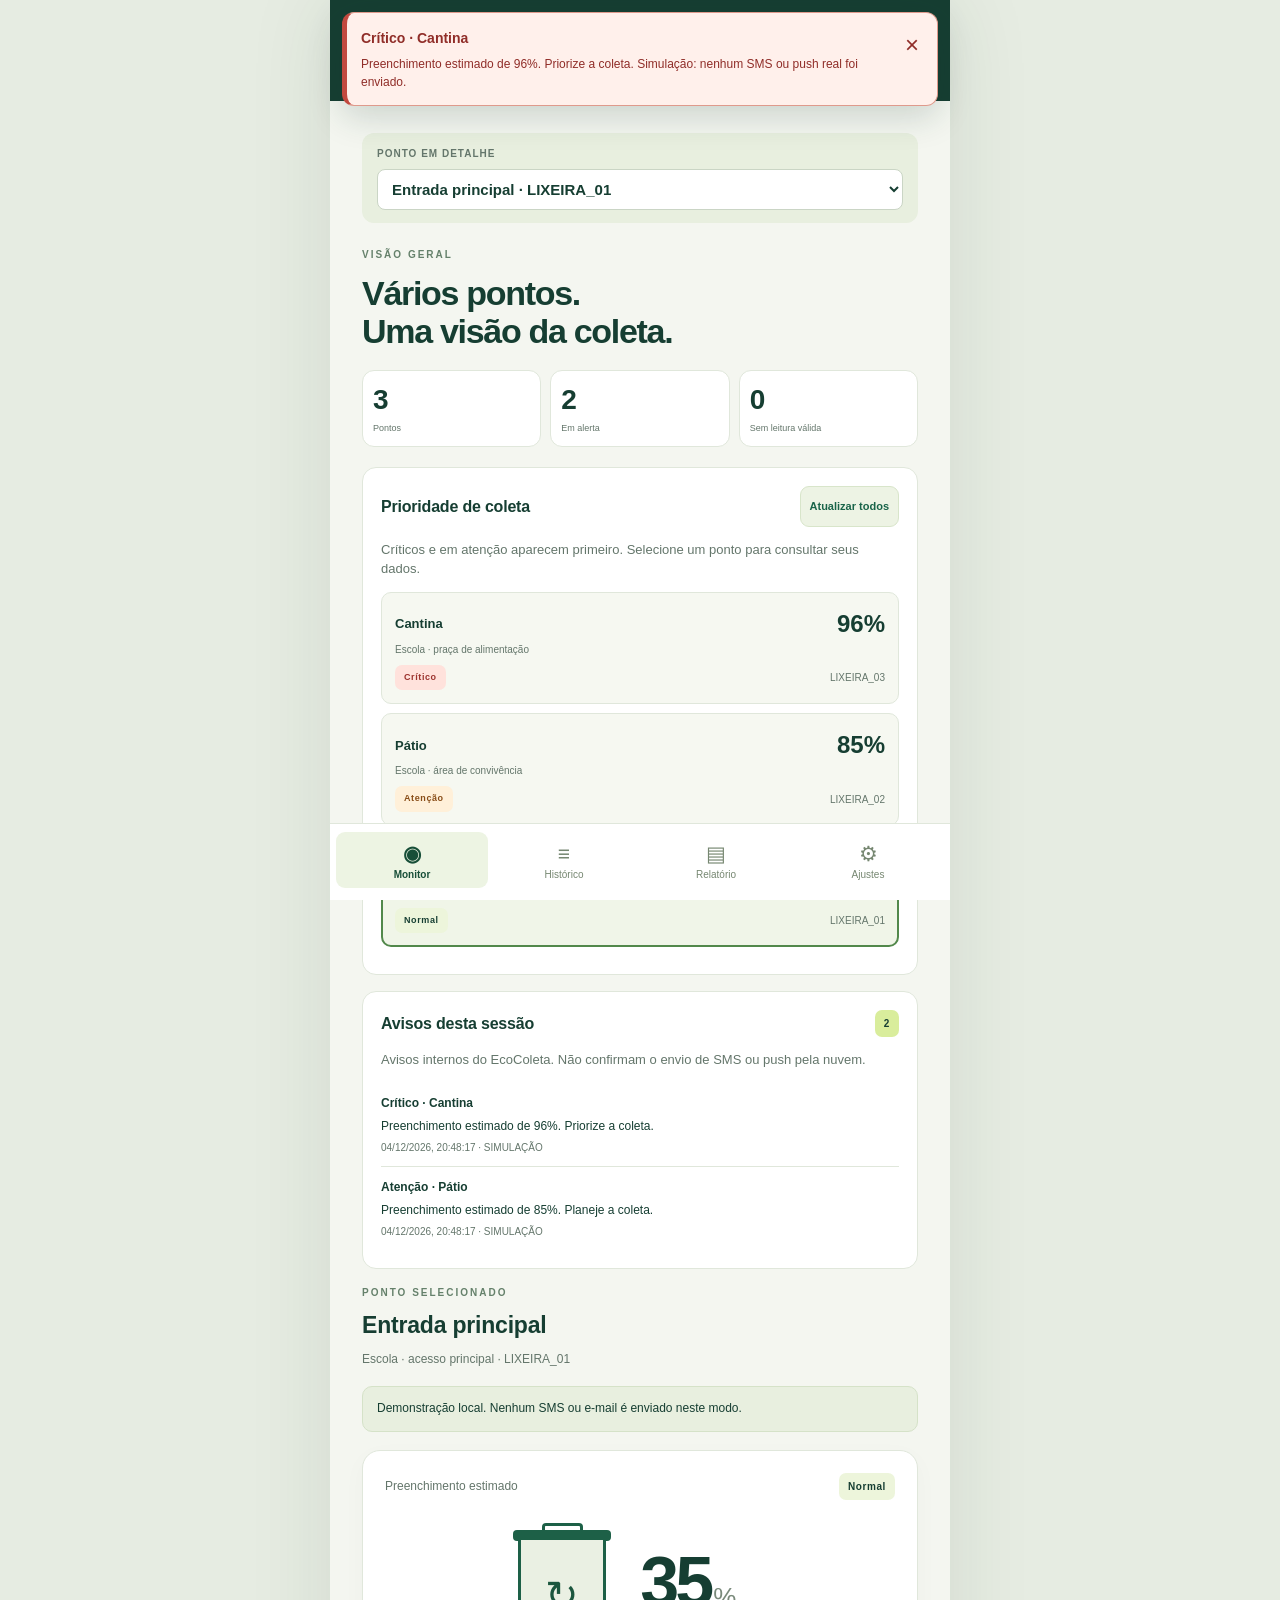
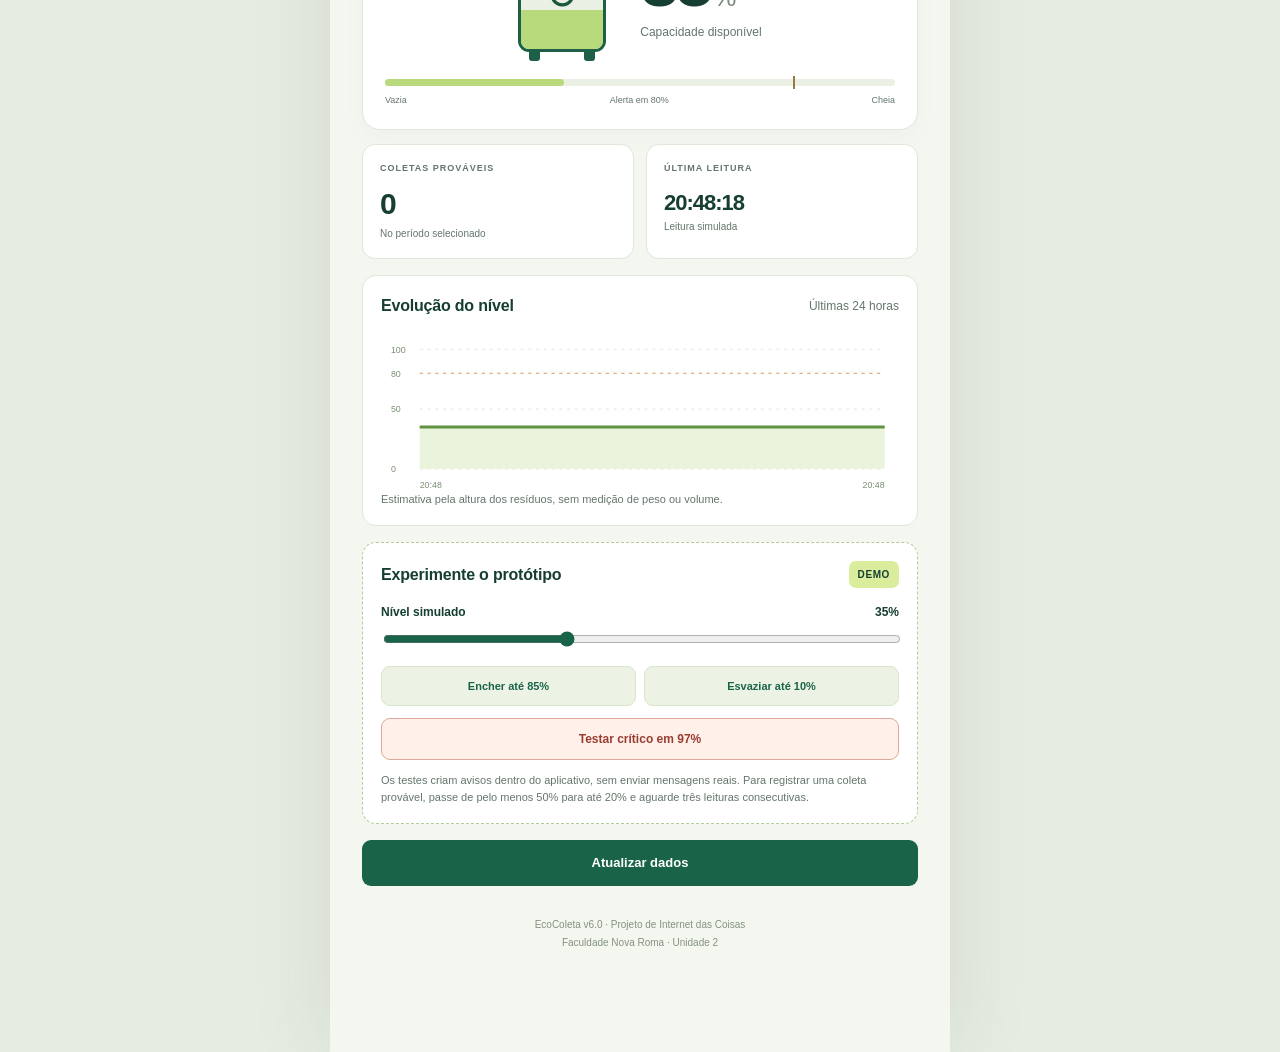
<file: aplicativo/web/index.html>
<!doctype html>
<html lang="pt-BR">
<head>
  <meta charset="UTF-8"><meta name="viewport" content="width=device-width,initial-scale=1">
  <meta name="theme-color" content="#133f32"><title>EcoColeta</title>
  <link rel="stylesheet" href="style.css">
</head>
<body>
<div class="app">
  <header>
    <div class="brand"><span class="brand-icon" aria-hidden="true">↻</span><div><strong>EcoColeta</strong><small>MONITORAMENTO INTELIGENTE</small></div></div>
    <span id="modeBadge" class="badge">SIMULAÇÃO</span>
  </header>
  <aside id="alertToast" class="alert-toast hidden" role="alert" aria-live="assertive"><div><strong id="toastTitle"></strong><p id="toastText"></p></div><button id="dismissToast" type="button" aria-label="Fechar aviso">×</button></aside>
  <main>
    <div class="point-switcher"><label for="pointSelect">Ponto em detalhe</label><select id="pointSelect" aria-label="Selecionar ponto de coleta"></select></div>
    <section class="page active" id="monitor" aria-label="Monitoramento">
      <div class="eyebrow">VISÃO GERAL</div><h1>Vários pontos.<br>Uma visão da coleta.</h1>
      <div class="fleet-metrics"><article><strong id="pointCount">3</strong><small>Pontos</small></article><article><strong id="priorityCount">0</strong><small>Em alerta</small></article><article><strong id="unknownCount">0</strong><small>Sem leitura válida</small></article></div>
      <article class="panel"><div class="panel-heading"><h2>Prioridade de coleta</h2><button type="button" id="refreshAllButton" class="secondary">Atualizar todos</button></div><p class="muted">Críticos e em atenção aparecem primeiro. Selecione um ponto para consultar seus dados.</p><div id="pointList"></div><p id="fleetMessage" class="muted" role="status"></p></article>
      <article class="panel"><div class="panel-heading"><h2>Avisos desta sessão</h2><span id="noticeCount" class="badge">0</span></div><p class="muted">Avisos internos do EcoColeta. Não confirmam o envio de SMS ou push pela nuvem.</p><div id="noticeList"></div></article>
      <div class="eyebrow">PONTO SELECIONADO</div><h2 id="selectedPointName" class="selected-point-name">Entrada principal</h2>
      <div id="selectedLocation" class="location">Escola · acesso principal</div>
      <div id="message" class="notice" role="status">Demonstração local. Nenhum SMS ou e-mail é enviado neste modo.</div>
      <article class="level-card">
        <div class="card-top"><span>Preenchimento estimado</span><span id="statusBadge" class="badge soft">Normal</span></div>
        <div class="level-body">
          <div class="bin" aria-hidden="true"><div class="lid"></div><div class="bin-body"><div id="binFill" class="bin-fill"></div><span>↻</span></div><div class="wheels"><i></i><i></i></div></div>
          <div class="level-number"><div><span id="levelValue">—</span><span class="percent">%</span></div><p id="levelDescription">Aguardando leitura</p></div>
        </div>
        <div class="progress"><div id="progressFill"></div><i style="left:80%"></i></div>
        <div class="scale"><span>Vazia</span><span>Alerta em 80%</span><span>Cheia</span></div>
      </article>
      <div class="metrics"><article><span class="metric-label">COLETAS PROVÁVEIS</span><strong id="collectionCount">0</strong><small>No período selecionado</small></article><article><span class="metric-label">ÚLTIMA LEITURA</span><strong class="time" id="lastTime">—</strong><small id="connectionText">Aguardando dados</small></article></div>
      <article class="panel"><div class="panel-heading"><h2>Evolução do nível</h2><span class="muted period-label">Últimas 24 horas</span></div><div id="chart" class="chart" role="img" aria-label="Gráfico do nível de preenchimento"></div><small class="muted">Estimativa pela altura dos resíduos, sem medição de peso ou volume.</small></article>
      <article id="demoPanel" class="panel demo-panel"><div class="panel-heading"><h2>Experimente o protótipo</h2><span class="badge">DEMO</span></div><label for="demoLevel">Nível simulado <strong id="demoValue">35%</strong></label><input id="demoLevel" type="range" min="0" max="100" value="35"><div class="button-row"><button id="fillButton" class="secondary">Encher até 85%</button><button id="emptyButton" class="secondary">Esvaziar até 10%</button></div><button id="criticalButton" class="critical-button wide" type="button">Testar crítico em 97%</button><small>Os testes criam avisos dentro do aplicativo, sem enviar mensagens reais. Para registrar uma coleta provável, passe de pelo menos 50% para até 20% e aguarde três leituras consecutivas.</small></article>
      <button class="primary wide" id="refreshButton">Atualizar dados</button>
    </section>
    <section class="page" id="history" aria-label="Histórico">
      <div class="eyebrow">ACOMPANHAMENTO</div><h1>Histórico de<br>leituras e coletas.</h1><p class="muted selected-point-label"></p>
      <div class="panel"><label for="period">Período consultado</label><select id="period"><option value="1">Última hora</option><option value="24" selected>Últimas 24 horas</option><option value="168">Últimos 7 dias</option></select><p class="muted">A consulta retorna até 500 registros entre nível, sensor e coletas. Se esse limite for atingido, reduza o período. Os relatórios usam somente os registros recebidos.</p></div>
      <div id="limitWarning" class="notice warning hidden">Limite de 500 registros atingido. O período pode estar incompleto; reduza o intervalo.</div>
      <article class="panel"><h2>Coletas prováveis</h2><p class="muted">Estimadas por queda persistente do nível. Não representam confirmação de uma equipe de coleta.</p><div id="collectionList"></div></article>
      <article class="panel"><h2>Últimas medições</h2><div id="readingsList"></div></article>
    </section>
    <section class="page" id="report" aria-label="Relatório">
      <div class="eyebrow">DADOS PARA DECIDIR</div><h1>Relatório do<br>período.</h1><p class="muted selected-point-label"></p><p class="muted period-label">Últimas 24 horas</p>
      <article class="panel"><h2>Comparação dos pontos</h2><p class="muted">Coletas e média se referem aos registros recebidos no período. A situação de cada ponto depende da última consulta.</p><div id="fleetReport"></div></article>
      <div id="reportSource" class="notice">Dados simulados localmente.</div>
      <div class="metrics"><article><span class="metric-label">MENOR NÍVEL</span><strong id="minLevel">—</strong></article><article><span class="metric-label">MAIOR NÍVEL</span><strong id="maxLevel">—</strong></article><article><span class="metric-label">MÉDIA DAS LEITURAS</span><strong id="avgLevel">—</strong></article><article><span class="metric-label">LEITURAS ≥ 80%</span><strong id="alertCount">0</strong></article></div>
      <article class="panel"><h2>Resumo para apresentação</h2><p id="reportText">Aguardando dados.</p><p class="muted">A média é calculada sobre as amostras recebidas. A quantidade de leituras em alerta não equivale a mensagens enviadas ou tempo em alerta.</p></article>
      <button id="csvButton" class="primary wide">Gerar CSV dos registros</button>
      <div id="csvPanel" class="panel hidden"><label for="csvText">CSV para copiar</label><textarea id="csvText" rows="8" readonly></textarea><small>Selecione e copie o texto. No navegador do computador, também é oferecido um download.</small></div>
    </section>
    <section class="page" id="settings" aria-label="Configurações">
      <div class="eyebrow">CONEXÃO</div><h1>Do protótipo<br>para a nuvem.</h1>
      <article class="panel"><h2>Notificação e SMS</h2><span class="badge warn">ATIVAÇÃO EXTERNA PENDENTE</span><p>O EcoColeta avisa na tela enquanto está aberto. No iPhone, o push em segundo plano será recebido pelo aplicativo TagoIO, com a mesma conta da nuvem. O SMS será enviado pela Twilio.</p><label class="checkbox"><input id="internalNotices" type="checkbox" checked> Exibir avisos internos enquanto o EcoColeta está aberto</label><details><summary>Como ativar os envios reais</summary><ol><li>Crie sua conta TagoIO e instale o app TagoIO no celular.</li><li>Entre na mesma conta e autorize as notificações do aplicativo.</li><li>Crie ou habilite a Twilio para SMS e configure os Secrets na TagoIO.</li><li>Configure e teste as regras descritas na pasta nuvem do projeto: atenção em 80% a menos de 90% e crítico a partir de 90%.</li><li>Valide o push com o EcoColeta fechado e o SMS no telefone de teste.</li></ol><p class="muted">O pacote não contém contas, créditos de SMS ou confirmação de entrega. Os envios externos funcionam pelas regras da nuvem, sem depender deste botão de avisos internos.</p></details></article>
      <form id="settingsForm" class="panel">
        <label for="configPoint">Configurar dispositivo do ponto</label><select id="configPoint"></select>
        <label for="mode">Origem dos dados</label><select id="mode"><option value="demo">Demonstração local</option><option value="cloud">Dispositivo via TagoIO</option></select>
        <label for="region">Região da conta TagoIO</label><select id="region"><option value="https://api.us-e1.tago.io">Estados Unidos · us-e1</option><option value="https://api.eu-w1.tago.io">Europa · eu-w1</option></select>
        <label for="token">Token do dispositivo</label><input id="token" type="password" autocomplete="off" placeholder="Cole o Device-Token aqui">
        <p class="muted">O token fica somente na memória desta sessão. Digite novamente ao reabrir. Use um dispositivo de demonstração e nunca um token de perfil.</p>
        <p class="muted">Cada ponto usa seu próprio dispositivo, token e região. O mesmo token não pode ser usado em duas lixeiras. O modo Nuvem vale para o painel inteiro; pontos sem token ficam identificados como não configurados.</p>
        <label class="checkbox"><input id="autoRefresh" type="checkbox"> Atualizar todos os pontos a cada 60 segundos</label>
        <button type="submit" class="primary wide">Aplicar e conectar</button><p id="settingsMessage" class="muted" role="status"></p>
      </form>
      <form id="pointForm" class="panel"><h2>Cadastrar ponto de coleta</h2><label for="newPointId">Identificador do ponto</label><input id="newPointId" type="text" maxlength="32" pattern="[A-Za-z0-9_-]+" placeholder="Ex.: LIXEIRA_04" required><label for="newPointName">Nome do ponto</label><input id="newPointName" type="text" maxlength="60" placeholder="Ex.: Biblioteca" required><label for="newPointLocation">Localização</label><input id="newPointLocation" type="text" maxlength="120" placeholder="Ex.: Bloco B · térreo" required><p class="muted">Cadastre um ponto por lixeira/dispositivo. Nomes e locais são salvos neste aparelho, quando o armazenamento local está disponível. Tokens e medições não são gravados.</p><button type="submit" class="primary wide">Cadastrar ponto</button><p id="pointFormMessage" class="muted" role="status"></p></form>
      <article class="panel"><h2>Regras do protótipo</h2><div class="rule"><span>Normal</span><strong>Abaixo de 80%</strong></div><div class="rule"><span>Atenção</span><strong>De 80% a menos de 90%</strong></div><div class="rule"><span>Crítico</span><strong>A partir de 90%</strong></div><div class="rule"><span>Coleta provável</span><strong>≥ 50% para ≤ 20%</strong></div><p class="muted">São limites didáticos do projeto. SMS e e-mail são configurados na nuvem e podem depender de serviços pagos. O aplicativo não confirma a entrega dessas mensagens.</p></article>
    </section>
    <footer>EcoColeta v6.0 · Projeto de Internet das Coisas<br>Faculdade Nova Roma · Unidade 2</footer>
  </main>
  <nav aria-label="Navegação principal"><button class="active" data-page="monitor"><span aria-hidden="true">◉</span>Monitor</button><button data-page="history"><span aria-hidden="true">≡</span>Histórico</button><button data-page="report"><span aria-hidden="true">▤</span>Relatório</button><button data-page="settings"><span aria-hidden="true">⚙</span>Ajustes</button></nav>
</div>
<script src="core.js"></script><script src="transport.js"></script><script src="app.js"></script>
</body>
</html>
</file>
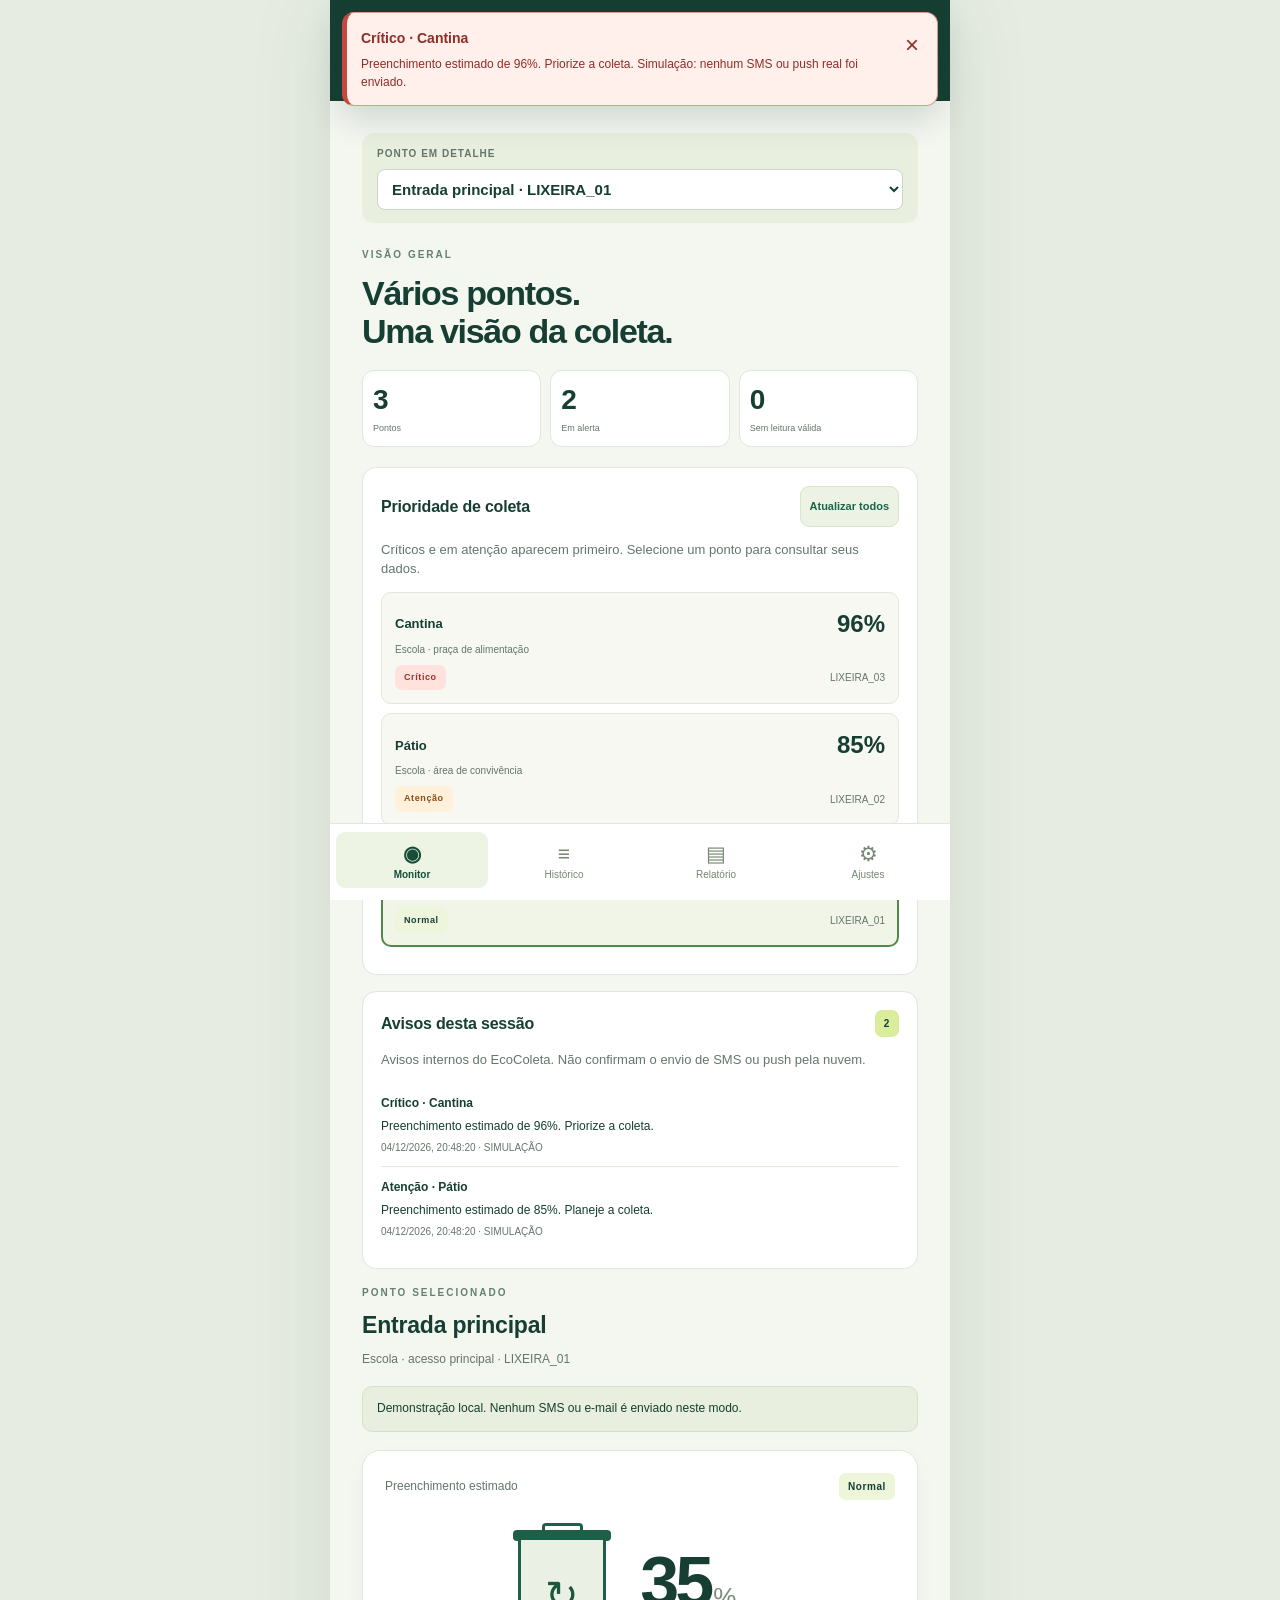
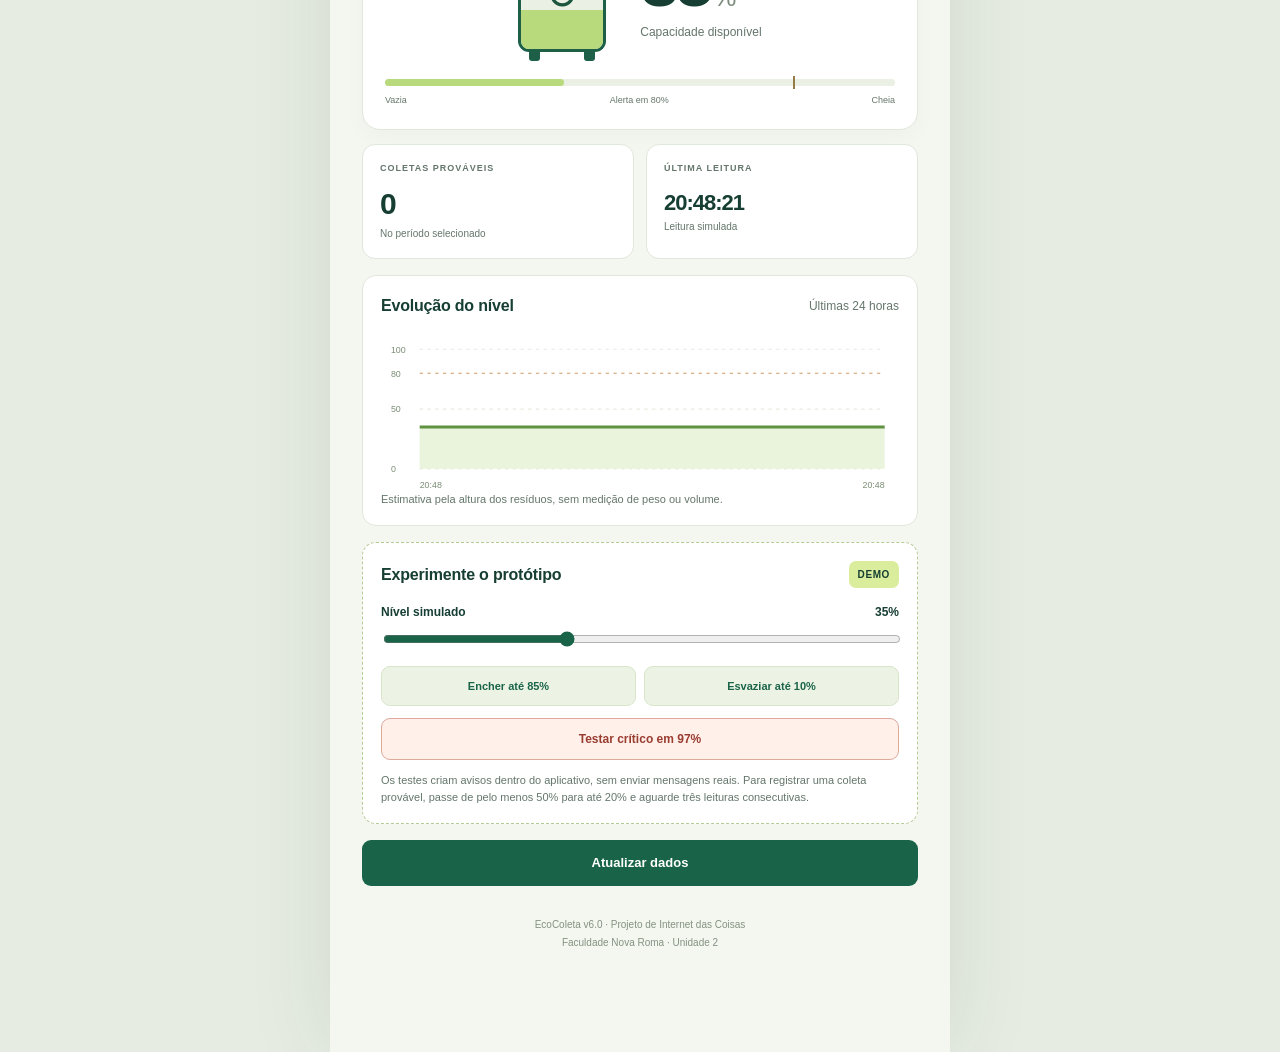
<file: aplicativo/EcoColeta_demonstracao.html>
<!doctype html>
<html lang="pt-BR">
<head>
  <meta charset="UTF-8"><meta name="viewport" content="width=device-width,initial-scale=1">
  <meta name="theme-color" content="#133f32"><title>EcoColeta</title>
  <style>:root{--ink:#163e32;--green:#196449;--lime:#d9ed9c;--paper:#f4f6f0;--muted:#64766b;--line:#e0e7db;--orange:#b65c13;--red:#b73c36}*{box-sizing:border-box}body{margin:0;background:#e6ece2;color:var(--ink);font-family:Arial,Helvetica,sans-serif;font-size:15px;line-height:1.5}button,input,select,textarea{font:inherit}button{cursor:pointer;touch-action:manipulation}button:focus-visible,input:focus-visible,select:focus-visible{outline:3px solid #86b43e;outline-offset:3px}.app{max-width:620px;margin:auto;background:var(--paper);min-height:100vh}header{background:var(--ink);color:white;padding:24px;display:flex;align-items:center;justify-content:space-between;gap:12px}.brand{display:flex;align-items:center;gap:10px}.brand-icon{font-size:32px;color:var(--lime);line-height:1}.brand strong{display:block;font-size:22px;letter-spacing:-.7px}.brand small{display:block;font-size:8px;letter-spacing:1.5px;color:#c4d8cc}.badge{font-size:10px;letter-spacing:.6px;font-weight:700;background:var(--lime);color:var(--ink);padding:6px 9px;border-radius:7px;white-space:nowrap}.badge.soft{background:#edf5db}.badge.warn{background:#fff0d9;color:#884c16}.badge.danger{background:#ffe2dc;color:#9c332e}main{padding:28px 24px 100px}.eyebrow{font-size:10px;font-weight:700;letter-spacing:2px;color:#65816b}h1{font-size:34px;line-height:1.12;letter-spacing:-1.3px;margin:12px 0 18px}h2{font-size:16px;letter-spacing:-.2px;margin:0 0 10px}.location{font-size:12px;display:flex;align-items:center;gap:8px;margin-bottom:18px;color:var(--muted)}.dot{width:7px;height:7px;display:inline-block;background:#418b57;border-radius:50%}.notice{background:#e8efdf;border:1px solid #d5e2c8;border-radius:10px;padding:12px 14px;font-size:12px;line-height:1.6;margin:0 0 18px}.notice.warning{background:#fff3df;border-color:#efdab4;color:#884c16}.notice.error{background:#fce9e4;border-color:#efd0c9;color:#9c332e}.level-card{background:white;border-radius:18px;padding:22px;box-shadow:0 7px 24px #153b2907;border:1px solid var(--line)}.card-top,.panel-heading{display:flex;justify-content:space-between;align-items:center;gap:12px}.card-top{font-size:12px;color:var(--muted)}.level-body{display:flex;align-items:center;justify-content:center;gap:34px;padding:28px 0 18px}.level-number>div{display:flex;align-items:baseline;gap:3px}#levelValue{font-size:70px;font-weight:700;line-height:1;letter-spacing:-4px}.percent{font-size:26px;color:#7a8a7b}.level-number p{font-size:12px;color:var(--muted);margin:6px 0 0;max-width:165px}.bin{width:88px;position:relative;padding-top:12px}.lid{position:absolute;top:2px;left:-5px;width:98px;height:11px;background:#1d6047;border-radius:4px}.lid:before{content:'';position:absolute;top:-7px;left:29px;width:35px;height:8px;border:3px solid #1d6047;border-bottom:0;border-radius:4px 4px 0 0}.bin-body{height:112px;background:#eaf0e3;border:3px solid #1d6047;border-top:0;border-radius:0 0 11px 11px;overflow:hidden;position:relative}.bin-body span{position:absolute;inset:25px 0;text-align:center;font-size:40px;color:#1b563e}.bin-fill{position:absolute;bottom:0;width:100%;height:35%;background:#b8da7c;transition:height .4s,background .4s}.wheels{display:flex;justify-content:space-between;padding:0 11px}.wheels i{width:11px;height:9px;background:#1d6047;border-radius:0 0 3px 3px}.progress{height:7px;background:#eaf0e3;border-radius:10px;position:relative}.progress div{height:100%;width:35%;background:#8cbd5c;border-radius:10px;transition:width .4s}.progress i{position:absolute;height:13px;width:2px;background:#957b45;top:-3px}.scale{display:flex;justify-content:space-between;font-size:9px;color:var(--muted);margin-top:8px}.metrics{display:grid;grid-template-columns:1fr 1fr;gap:12px;margin:14px 0}.metrics article{padding:17px;background:white;border:1px solid var(--line);border-radius:13px}.metric-label{font-size:9px;letter-spacing:1px;display:block;font-weight:700;color:var(--muted)}.metrics strong{display:block;font-size:30px;letter-spacing:-1px;margin:5px 0 0}.metrics strong.time{font-size:22px;margin-top:10px}.metrics small{font-size:10px;color:var(--muted);display:block}.panel{background:#fff;border:1px solid var(--line);border-radius:14px;padding:18px;margin:16px 0}.panel-heading h2{margin:0}.muted{color:var(--muted);font-size:12px}.panel p{font-size:13px}.panel small{display:block;font-size:11px;color:var(--muted)}.chart{height:155px;margin-top:18px}.chart svg{width:100%;height:100%;overflow:visible}.chart-empty{display:flex;align-items:center;justify-content:center;background:#f6f8f2;border-radius:10px;height:140px;font-size:12px;color:var(--muted)}label{display:block;font-size:12px;font-weight:700;margin:15px 0 8px}label:first-child{margin-top:0}label strong{float:right}input[type=range]{width:100%;accent-color:var(--green)}input[type=password],select,textarea{width:100%;border:1px solid #cad5c5;border-radius:8px;padding:12px;color:var(--ink);background:#fff}textarea{font-family:monospace;font-size:11px;resize:vertical}.primary{background:var(--green);color:#fff;border:0;padding:13px 16px;border-radius:9px;font-weight:700;font-size:13px}.primary:disabled{opacity:.55;cursor:wait}.secondary{background:#edf3e4;color:var(--green);border:1px solid #d8e5ca;padding:11px 9px;border-radius:9px;font-size:11px;font-weight:700}.button-row{display:flex;gap:8px;margin:12px 0}.button-row button{flex:1}.wide{width:100%}.demo-panel{border-style:dashed;border-color:#b3cb94}.checkbox{display:flex;gap:10px;align-items:center;font-weight:400;margin:20px 0}.checkbox input{accent-color:var(--green);width:17px;height:17px;flex-shrink:0}.rule{display:flex;justify-content:space-between;gap:10px;font-size:11px;padding:10px 0;border-bottom:1px solid var(--line)}.rule strong{text-align:right}.data-row{display:flex;justify-content:space-between;gap:12px;padding:12px 0;border-bottom:1px solid var(--line);font-size:12px}.data-row small{font-size:10px}.data-row:last-child{border:0}footer{text-align:center;color:#849281;font-size:10px;margin-top:30px;line-height:1.8}nav{position:fixed;bottom:0;left:50%;transform:translateX(-50%);width:100%;max-width:620px;display:grid;grid-template-columns:repeat(4,1fr);background:#fff;border-top:1px solid var(--line);padding:8px 6px max(12px,env(safe-area-inset-bottom));z-index:2}nav button{border:0;background:none;color:#768771;font-size:10px;padding:6px;display:flex;flex-direction:column;align-items:center;gap:2px;border-radius:9px}nav button span{font-size:21px;height:27px}nav button.active{background:#edf4e3;color:#174e38;font-weight:700}.page{display:none}.page.active{display:block}.hidden{display:none!important}@media(max-width:360px){header{padding:20px 16px}.brand strong{font-size:20px}main{padding:24px 16px 100px}h1{font-size:30px}.level-card{padding:17px}.level-body{gap:22px}#levelValue{font-size:60px}.location{font-size:10px}.badge{font-size:9px}.metrics article{padding:13px}.metrics strong.time{font-size:19px}}@media(min-width:621px){.app{box-shadow:0 0 80px #1b39261a}header{padding:28px 32px}main{padding:32px 32px 100px}}
.point-switcher{background:#e8efdf;padding:13px 15px;border-radius:12px;margin-bottom:24px}.point-switcher label{font-size:10px;letter-spacing:1px;text-transform:uppercase;color:var(--muted);margin-top:0}.point-switcher select{padding:10px;font-weight:700}.fleet-metrics{display:grid;grid-template-columns:repeat(3,minmax(0,1fr));gap:9px;margin:20px 0}.fleet-metrics article{background:white;border:1px solid var(--line);border-radius:12px;padding:12px 10px}.fleet-metrics strong{display:block;font-size:28px;line-height:1.2}.fleet-metrics small{font-size:9px;color:var(--muted);line-height:1.4;display:block;margin-top:5px}.point-card{display:block;width:100%;text-align:left;background:#f6f8f1;border:1px solid var(--line);border-radius:10px;padding:13px;margin:9px 0;color:var(--ink)}.point-card.selected{border:2px solid #52884b;padding:12px;background:#f0f5e8}.point-card-top{display:flex;align-items:center;justify-content:space-between;gap:12px}.point-card-name{font-size:13px;overflow-wrap:anywhere;min-width:0}.point-card-level{font-size:24px;white-space:nowrap}.point-card small{font-size:10px;overflow-wrap:anywhere}.point-card-bottom{display:flex;align-items:center;justify-content:space-between;gap:8px;margin-top:8px}.point-card .badge{font-size:9px;white-space:normal}.selected-point-name{font-size:23px;margin:8px 0;overflow-wrap:anywhere}#selectedLocation,.selected-point-label{overflow-wrap:anywhere}.comparison-row{padding:12px 0;border-bottom:1px solid var(--line);font-size:12px}.comparison-row:last-child{border:0}.comparison-row strong{display:block;overflow-wrap:anywhere}.comparison-row .comparison-values{display:flex;gap:14px;flex-wrap:wrap;font-size:11px;margin-top:5px;color:var(--muted)}input[type=text]{width:100%;border:1px solid #cad5c5;border-radius:8px;padding:12px;color:var(--ink);background:#fff}#fleetMessage:empty,#pointFormMessage:empty{display:none}
.alert-toast{position:fixed;top:12px;left:50%;transform:translateX(-50%);width:calc(100% - 24px);max-width:596px;background:#fff4df;border:1px solid #d3a45d;border-left:5px solid #c58630;box-shadow:0 10px 35px #143c3230;z-index:10;padding:14px;display:flex;gap:12px;border-radius:12px;color:#6d4518}.alert-toast.critical{background:#fff0eb;color:#902d28;border-color:#df9a8c;border-left-color:#c2493f}.alert-toast strong{font-size:14px}.alert-toast p{margin:5px 0 0;font-size:12px}.alert-toast button{border:0;background:transparent;font-size:24px;color:inherit;align-self:flex-start;padding:0 4px}.critical-button{border:1px solid #dca99b;background:#fff0ea;color:#9a3d31;border-radius:9px;padding:11px;font-size:12px;font-weight:700;margin-bottom:12px}.notice-row{padding:11px 0;border-bottom:1px solid var(--line)}.notice-row:last-child{border:0}.notice-row strong{font-size:12px;display:block;overflow-wrap:anywhere}.notice-row p{font-size:12px;margin:5px 0}.notice-row small{font-size:10px}details{font-size:12px;margin-top:14px}summary{cursor:pointer;font-weight:700}details ol{padding-left:20px}details li{margin:8px 0}
</style>
</head>
<body>
<div class="app">
  <header>
    <div class="brand"><span class="brand-icon" aria-hidden="true">↻</span><div><strong>EcoColeta</strong><small>MONITORAMENTO INTELIGENTE</small></div></div>
    <span id="modeBadge" class="badge">SIMULAÇÃO</span>
  </header>
  <aside id="alertToast" class="alert-toast hidden" role="alert" aria-live="assertive"><div><strong id="toastTitle"></strong><p id="toastText"></p></div><button id="dismissToast" type="button" aria-label="Fechar aviso">×</button></aside>
  <main>
    <div class="point-switcher"><label for="pointSelect">Ponto em detalhe</label><select id="pointSelect" aria-label="Selecionar ponto de coleta"></select></div>
    <section class="page active" id="monitor" aria-label="Monitoramento">
      <div class="eyebrow">VISÃO GERAL</div><h1>Vários pontos.<br>Uma visão da coleta.</h1>
      <div class="fleet-metrics"><article><strong id="pointCount">3</strong><small>Pontos</small></article><article><strong id="priorityCount">0</strong><small>Em alerta</small></article><article><strong id="unknownCount">0</strong><small>Sem leitura válida</small></article></div>
      <article class="panel"><div class="panel-heading"><h2>Prioridade de coleta</h2><button type="button" id="refreshAllButton" class="secondary">Atualizar todos</button></div><p class="muted">Críticos e em atenção aparecem primeiro. Selecione um ponto para consultar seus dados.</p><div id="pointList"></div><p id="fleetMessage" class="muted" role="status"></p></article>
      <article class="panel"><div class="panel-heading"><h2>Avisos desta sessão</h2><span id="noticeCount" class="badge">0</span></div><p class="muted">Avisos internos do EcoColeta. Não confirmam o envio de SMS ou push pela nuvem.</p><div id="noticeList"></div></article>
      <div class="eyebrow">PONTO SELECIONADO</div><h2 id="selectedPointName" class="selected-point-name">Entrada principal</h2>
      <div id="selectedLocation" class="location">Escola · acesso principal</div>
      <div id="message" class="notice" role="status">Demonstração local. Nenhum SMS ou e-mail é enviado neste modo.</div>
      <article class="level-card">
        <div class="card-top"><span>Preenchimento estimado</span><span id="statusBadge" class="badge soft">Normal</span></div>
        <div class="level-body">
          <div class="bin" aria-hidden="true"><div class="lid"></div><div class="bin-body"><div id="binFill" class="bin-fill"></div><span>↻</span></div><div class="wheels"><i></i><i></i></div></div>
          <div class="level-number"><div><span id="levelValue">—</span><span class="percent">%</span></div><p id="levelDescription">Aguardando leitura</p></div>
        </div>
        <div class="progress"><div id="progressFill"></div><i style="left:80%"></i></div>
        <div class="scale"><span>Vazia</span><span>Alerta em 80%</span><span>Cheia</span></div>
      </article>
      <div class="metrics"><article><span class="metric-label">COLETAS PROVÁVEIS</span><strong id="collectionCount">0</strong><small>No período selecionado</small></article><article><span class="metric-label">ÚLTIMA LEITURA</span><strong class="time" id="lastTime">—</strong><small id="connectionText">Aguardando dados</small></article></div>
      <article class="panel"><div class="panel-heading"><h2>Evolução do nível</h2><span class="muted period-label">Últimas 24 horas</span></div><div id="chart" class="chart" role="img" aria-label="Gráfico do nível de preenchimento"></div><small class="muted">Estimativa pela altura dos resíduos, sem medição de peso ou volume.</small></article>
      <article id="demoPanel" class="panel demo-panel"><div class="panel-heading"><h2>Experimente o protótipo</h2><span class="badge">DEMO</span></div><label for="demoLevel">Nível simulado <strong id="demoValue">35%</strong></label><input id="demoLevel" type="range" min="0" max="100" value="35"><div class="button-row"><button id="fillButton" class="secondary">Encher até 85%</button><button id="emptyButton" class="secondary">Esvaziar até 10%</button></div><button id="criticalButton" class="critical-button wide" type="button">Testar crítico em 97%</button><small>Os testes criam avisos dentro do aplicativo, sem enviar mensagens reais. Para registrar uma coleta provável, passe de pelo menos 50% para até 20% e aguarde três leituras consecutivas.</small></article>
      <button class="primary wide" id="refreshButton">Atualizar dados</button>
    </section>
    <section class="page" id="history" aria-label="Histórico">
      <div class="eyebrow">ACOMPANHAMENTO</div><h1>Histórico de<br>leituras e coletas.</h1><p class="muted selected-point-label"></p>
      <div class="panel"><label for="period">Período consultado</label><select id="period"><option value="1">Última hora</option><option value="24" selected>Últimas 24 horas</option><option value="168">Últimos 7 dias</option></select><p class="muted">A consulta retorna até 500 registros entre nível, sensor e coletas. Se esse limite for atingido, reduza o período. Os relatórios usam somente os registros recebidos.</p></div>
      <div id="limitWarning" class="notice warning hidden">Limite de 500 registros atingido. O período pode estar incompleto; reduza o intervalo.</div>
      <article class="panel"><h2>Coletas prováveis</h2><p class="muted">Estimadas por queda persistente do nível. Não representam confirmação de uma equipe de coleta.</p><div id="collectionList"></div></article>
      <article class="panel"><h2>Últimas medições</h2><div id="readingsList"></div></article>
    </section>
    <section class="page" id="report" aria-label="Relatório">
      <div class="eyebrow">DADOS PARA DECIDIR</div><h1>Relatório do<br>período.</h1><p class="muted selected-point-label"></p><p class="muted period-label">Últimas 24 horas</p>
      <article class="panel"><h2>Comparação dos pontos</h2><p class="muted">Coletas e média se referem aos registros recebidos no período. A situação de cada ponto depende da última consulta.</p><div id="fleetReport"></div></article>
      <div id="reportSource" class="notice">Dados simulados localmente.</div>
      <div class="metrics"><article><span class="metric-label">MENOR NÍVEL</span><strong id="minLevel">—</strong></article><article><span class="metric-label">MAIOR NÍVEL</span><strong id="maxLevel">—</strong></article><article><span class="metric-label">MÉDIA DAS LEITURAS</span><strong id="avgLevel">—</strong></article><article><span class="metric-label">LEITURAS ≥ 80%</span><strong id="alertCount">0</strong></article></div>
      <article class="panel"><h2>Resumo para apresentação</h2><p id="reportText">Aguardando dados.</p><p class="muted">A média é calculada sobre as amostras recebidas. A quantidade de leituras em alerta não equivale a mensagens enviadas ou tempo em alerta.</p></article>
      <button id="csvButton" class="primary wide">Gerar CSV dos registros</button>
      <div id="csvPanel" class="panel hidden"><label for="csvText">CSV para copiar</label><textarea id="csvText" rows="8" readonly></textarea><small>Selecione e copie o texto. No navegador do computador, também é oferecido um download.</small></div>
    </section>
    <section class="page" id="settings" aria-label="Configurações">
      <div class="eyebrow">CONEXÃO</div><h1>Do protótipo<br>para a nuvem.</h1>
      <article class="panel"><h2>Notificação e SMS</h2><span class="badge warn">ATIVAÇÃO EXTERNA PENDENTE</span><p>O EcoColeta avisa na tela enquanto está aberto. No iPhone, o push em segundo plano será recebido pelo aplicativo TagoIO, com a mesma conta da nuvem. O SMS será enviado pela Twilio.</p><label class="checkbox"><input id="internalNotices" type="checkbox" checked> Exibir avisos internos enquanto o EcoColeta está aberto</label><details><summary>Como ativar os envios reais</summary><ol><li>Crie sua conta TagoIO e instale o app TagoIO no celular.</li><li>Entre na mesma conta e autorize as notificações do aplicativo.</li><li>Crie ou habilite a Twilio para SMS e configure os Secrets na TagoIO.</li><li>Configure e teste as regras descritas na pasta nuvem do projeto: atenção em 80% a menos de 90% e crítico a partir de 90%.</li><li>Valide o push com o EcoColeta fechado e o SMS no telefone de teste.</li></ol><p class="muted">O pacote não contém contas, créditos de SMS ou confirmação de entrega. Os envios externos funcionam pelas regras da nuvem, sem depender deste botão de avisos internos.</p></details></article>
      <form id="settingsForm" class="panel">
        <label for="configPoint">Configurar dispositivo do ponto</label><select id="configPoint"></select>
        <label for="mode">Origem dos dados</label><select id="mode"><option value="demo">Demonstração local</option><option value="cloud">Dispositivo via TagoIO</option></select>
        <label for="region">Região da conta TagoIO</label><select id="region"><option value="https://api.us-e1.tago.io">Estados Unidos · us-e1</option><option value="https://api.eu-w1.tago.io">Europa · eu-w1</option></select>
        <label for="token">Token do dispositivo</label><input id="token" type="password" autocomplete="off" placeholder="Cole o Device-Token aqui">
        <p class="muted">O token fica somente na memória desta sessão. Digite novamente ao reabrir. Use um dispositivo de demonstração e nunca um token de perfil.</p>
        <p class="muted">Cada ponto usa seu próprio dispositivo, token e região. O mesmo token não pode ser usado em duas lixeiras. O modo Nuvem vale para o painel inteiro; pontos sem token ficam identificados como não configurados.</p>
        <label class="checkbox"><input id="autoRefresh" type="checkbox"> Atualizar todos os pontos a cada 60 segundos</label>
        <button type="submit" class="primary wide">Aplicar e conectar</button><p id="settingsMessage" class="muted" role="status"></p>
      </form>
      <form id="pointForm" class="panel"><h2>Cadastrar ponto de coleta</h2><label for="newPointId">Identificador do ponto</label><input id="newPointId" type="text" maxlength="32" pattern="[A-Za-z0-9_-]+" placeholder="Ex.: LIXEIRA_04" required><label for="newPointName">Nome do ponto</label><input id="newPointName" type="text" maxlength="60" placeholder="Ex.: Biblioteca" required><label for="newPointLocation">Localização</label><input id="newPointLocation" type="text" maxlength="120" placeholder="Ex.: Bloco B · térreo" required><p class="muted">Cadastre um ponto por lixeira/dispositivo. Nomes e locais são salvos neste aparelho, quando o armazenamento local está disponível. Tokens e medições não são gravados.</p><button type="submit" class="primary wide">Cadastrar ponto</button><p id="pointFormMessage" class="muted" role="status"></p></form>
      <article class="panel"><h2>Regras do protótipo</h2><div class="rule"><span>Normal</span><strong>Abaixo de 80%</strong></div><div class="rule"><span>Atenção</span><strong>De 80% a menos de 90%</strong></div><div class="rule"><span>Crítico</span><strong>A partir de 90%</strong></div><div class="rule"><span>Coleta provável</span><strong>≥ 50% para ≤ 20%</strong></div><p class="muted">São limites didáticos do projeto. SMS e e-mail são configurados na nuvem e podem depender de serviços pagos. O aplicativo não confirma a entrega dessas mensagens.</p></article>
    </section>
    <footer>EcoColeta v6.0 · Projeto de Internet das Coisas<br>Faculdade Nova Roma · Unidade 2</footer>
  </main>
  <nav aria-label="Navegação principal"><button class="active" data-page="monitor"><span aria-hidden="true">◉</span>Monitor</button><button data-page="history"><span aria-hidden="true">≡</span>Histórico</button><button data-page="report"><span aria-hidden="true">▤</span>Relatório</button><button data-page="settings"><span aria-hidden="true">⚙</span>Ajustes</button></nav>
</div>
<script>(function(root, factory) {
  const api = factory();
  if (typeof module === 'object' && module.exports) module.exports = api;
  else root.EcoCore = api;
})(typeof globalThis !== 'undefined' ? globalThis : this, function() {
  'use strict';
  const status = n => n >= 90 ? 'Crítico' : n >= 80 ? 'Atenção' : 'Normal';
  const fillPercent = cm => Math.max(0, Math.min(100, (40 - cm) * 100 / 35));
  function normalize(rows) {
    if (!Array.isArray(rows)) throw new Error('Resposta sem uma lista de medições.');
    return rows.filter(r => r && typeof r.variable === 'string' && Number.isFinite(Date.parse(r.time)))
      .map(r => ({...r, value: r.value === null || r.value === '' ? NaN : Number(r.value)}))
      .filter(r => Number.isFinite(r.value))
      .sort((a,b) => Date.parse(a.time) - Date.parse(b.time));
  }
  function summarize(rows, since, now = Date.now()) {
    const data = normalize(rows).filter(r => Date.parse(r.time) >= since && Date.parse(r.time) <= now);
    const levels = data.filter(r => r.variable === 'nivel' && r.value >= 0 && r.value <= 100);
    const health = data.filter(r => r.variable === 'sensor_ok').slice(-1)[0];
    const seen = new Set();
    const collections = data.filter(r => {
      if (r.variable !== 'coleta') return false;
      const key = r.metadata && r.metadata.event_id || String(r.value);
      if (seen.has(key)) return false;
      seen.add(key); return true;
    });
    const values = levels.map(r => r.value);
    const latest = levels.slice(-1)[0];
    return {data, levels, collections, latest, health,
      min: values.length ? Math.min(...values) : null,
      max: values.length ? Math.max(...values) : null,
      average: values.length ? values.reduce((a,b)=>a+b,0) / values.length : null,
      alerts: values.filter(n=>n>=80).length,
      stale: !latest || now - Date.parse(latest.time) > 120000,
      sensorFailed: !!health && health.value === 0 && (!latest || Date.parse(health.time) >= Date.parse(latest.time))};
  }
  class CollectionDetector {
    constructor() { this.armed = false; this.low = 0; }
    update(n, valid = true) {
      if (!valid || !Number.isFinite(n)) { this.low = 0; return false; }
      if (n >= 50) { this.armed = true; this.low = 0; return false; }
      if (!this.armed || n > 20) { this.low = 0; return false; }
      if (++this.low < 3) return false;
      this.armed = false; this.low = 0; return true;
    }
  }
  class AlertDetector {
    constructor(){this.attentionLocked=false;this.criticalLocked=false;this.lastTime=-Infinity;}
    observe(level, valid=true, time=Date.now()){
      if(!valid||!Number.isFinite(level)||level<0||level>100||!Number.isFinite(time)||time<=this.lastTime)return null;
      this.lastTime=time;
      if(level<70)this.attentionLocked=false;
      if(level<85)this.criticalLocked=false;
      if(level>=90&&!this.criticalLocked){this.criticalLocked=true;return 'critical';}
      if(level>=80&&level<90&&!this.attentionLocked){this.attentionLocked=true;return 'attention';}
      return null;
    }
  }
  function buildUrl(base, hours) {
    if (!['https://api.us-e1.tago.io','https://api.eu-w1.tago.io'].includes(base)) throw new Error('Região inválida.');
    if (![1,24,168].includes(Number(hours))) throw new Error('Período inválido.');
    const start = new Date(Date.now() - Number(hours)*3600000).toISOString();
    return base + '/data?variable%5B%5D=nivel&variable%5B%5D=coleta&variable%5B%5D=sensor_ok&qty=500&start_date=' + encodeURIComponent(start);
  }
  function fleet(points, since, now = Date.now()) {
    return points.map(point => {
      const summary = summarize(point.rows || [], since, now);
      const unavailable = summary.stale || summary.sensorFailed || !!point.error;
      const n = summary.latest ? summary.latest.value : null;
      return {...point, summary, unavailable,
        label: point.error ? 'Falha de consulta' : summary.sensorFailed ? 'Falha no sensor' : summary.stale ? 'Sem leitura recente' : status(n),
        priority: unavailable ? 2 : n >= 90 ? 0 : n >= 80 ? 1 : 3};
    }).sort((a,b) => a.priority-b.priority || ((b.summary.latest?.value || 0)-(a.summary.latest?.value || 0)) || a.id.localeCompare(b.id));
  }
  function validatePoint(candidate, existing = []) {
    const point={id:String(candidate.id || '').trim().toUpperCase(),name:String(candidate.name || '').trim(),location:String(candidate.location || '').trim()};
    if (!/^[A-Z0-9_-]{1,32}$/.test(point.id)) throw new Error('Use um identificador com até 32 letras, números, hífen ou sublinhado.');
    if (!point.name || point.name.length>60 || !point.location || point.location.length>120) throw new Error('Preencha nome e localização dentro dos limites indicados.');
    if (existing.some(p=>p.id.toUpperCase()===point.id)) throw new Error('Já existe um ponto com esse identificador.');
    return point;
  }
  function csv(rows, point) {
    const escape = v => '"' + String(v == null ? '' : v).replace(/"/g,'""') + '"';
    const header=['data_utc','variavel','valor','evento','hora_estimada'];
    if(point) header.unshift('ponto_id','ponto_nome','localizacao');
    return '\uFEFF' + [header].concat(normalize(rows).map(r=>[
      ...(point ? [point.id,point.name,point.location] : []),
      r.time, r.variable, r.value, r.metadata && r.metadata.event_id,
      r.variable === 'coleta' ? !!(r.metadata && r.metadata.hora_estimada) : ''
    ])).map(r=>r.map(escape).join(';')).join('\r\n');
  }
  return {status, fillPercent, normalize, summarize, CollectionDetector, AlertDetector, buildUrl, fleet, validatePoint, csv};
});
</script><script>(function(root,factory){
  const api=factory(root);
  if(typeof module==='object'&&module.exports)module.exports=api;
  else root.EcoTransport=api;
})(typeof globalThis!=='undefined'?globalThis:this,function(root){
  'use strict';
  const allowed=new Set(['https://api.us-e1.tago.io','https://api.eu-w1.tago.io']);
  function canonical(value){
    try{
      let raw=String(value);
      // iOS Web.Url encodes an address before reporting it back in GotText.
      // This transport only uses controlled query values (dates and names).
      for(let i=0;i<2&&/%[0-9a-f]{2}/i.test(raw);i++)raw=decodeURIComponent(raw);
      const parsed=new URL(raw);
      const entries=Array.from(parsed.searchParams.entries()).sort((a,b)=>a[0].localeCompare(b[0])||a[1].localeCompare(b[1]));
      return parsed.origin+parsed.pathname+'?'+entries.map(([key,val])=>key+'='+val).join('&');
    }catch(e){return null;}
  }
  function nativeUrl(value,time){
    const parsed=new URL(value);
    if(!allowed.has(parsed.origin)||parsed.protocol!=='https:'||parsed.pathname!=='/data')throw new Error('Endereco de consulta invalido.');
    // A documented date parameter distinguishes requests without a URL fragment.
    // Provide raw [] and ISO dates: iOS applies its own URL encoding once.
    parsed.searchParams.set('end_date',new Date(time).toISOString());
    const entries=Array.from(parsed.searchParams.entries());
    for(const [key,val] of entries){
      if(!/^[a-z_\[\]]+$/.test(key)||!/^[-a-zA-Z0-9:._]+$/.test(val))throw new Error('Parametros de consulta invalidos.');
    }
    return parsed.origin+parsed.pathname+'?'+entries.map(([key,val])=>key+'='+val).join('&');
  }
  function create(options={}){
    const now=options.now||(()=>Date.now());
    const setTimer=options.setTimer||((fn,delay)=>root.setTimeout(fn,delay));
    const clearTimer=options.clearTimer||(id=>root.clearTimeout(id));
    const getBridge=options.getBridge||(()=>root.AppInventor);
    const timeoutMs=options.timeoutMs||20000;
    let pending=null,lastTime=0;
    function finish(error,result){
      if(!pending)return;
      const request=pending;pending=null;clearTimer(request.timer);
      if(error)request.reject(error);else request.resolve(result);
    }
    function matches(source){
      if(!pending)return false;
      const key=canonical(source);
      if(!key||key!==pending.key){pending.mismatches++;return false;}
      return true;
    }
    function request(url,secret){
      if(pending)return Promise.reject(new Error('Uma consulta ainda esta em andamento.'));
      return new Promise((resolve,reject)=>{
        const bridge=getBridge();
        if(!bridge||typeof bridge.setWebViewString!=='function')return reject(new Error('A ponte do Companion nao esta disponivel. Reconecte o projeto atualizado.'));
        let target;
        try{lastTime=Math.max(now(),lastTime+1);target=nativeUrl(url,lastTime);}catch(error){reject(error);return;}
        pending={key:canonical(target),resolve,reject,timer:null,started:false,mismatches:0};
        pending.timer=setTimer(()=>{
          const text=pending.mismatches?'A resposta recebida nao correspondeu a consulta. Reconecte ao projeto EcoColeta V4.':pending.started?
            'A consulta foi iniciada, mas nao houve resposta. Verifique a internet e tente novamente.':
            'O Companion nao confirmou o inicio da consulta. Reconecte ao projeto EcoColeta V4 e tente novamente.';
          finish(new Error(text));
        },timeoutMs);
        try{bridge.setWebViewString(JSON.stringify([target,secret]));}
        catch(error){finish(new Error('Falha ao iniciar a consulta pelo Companion. Reconecte o projeto atualizado.'));}
      });
    }
    function ack(payload){
      if(Array.isArray(payload)&&matches(payload[0]))pending.started=true;
    }
    function receive(payload){
      if(!Array.isArray(payload)||payload.length<3||!matches(payload[0]))return;
      const code=Number(payload[1]);
      if(!Number.isFinite(code)||code<200||code>=300){finish(new Error('A plataforma retornou HTTP '+code+'. Confira token, regiao e limites da conta.'));return;}
      try{finish(null,typeof payload[2]==='string'?JSON.parse(payload[2]):payload[2]);}
      catch(error){finish(new Error('A plataforma retornou um conteudo invalido.'));}
    }
    function fail(payload){
      if(!pending||!Array.isArray(payload)||payload.length<2)return;
      if(payload[0]&&!matches(payload[0]))return;
      finish(new Error(String(payload[1]||'Falha na consulta nativa.')));
    }
    return {request,ack,receive,fail};
  }
  return {canonical,nativeUrl,create,...create()};
});
</script><script>(function() {
  'use strict';
  const $ = id => document.getElementById(id);
  const C = EcoCore;
  let mode = 'demo', hours = 24, rows = [], busy = false;
  const defaultPoints=[
    {id:'LIXEIRA_01',name:'Entrada principal',location:'Escola · acesso principal'},
    {id:'LIXEIRA_02',name:'Pátio',location:'Escola · área de convivência'},
    {id:'LIXEIRA_03',name:'Cantina',location:'Escola · praça de alimentação'}
  ];
  const storageKey='ecocoleta.points.v2';
  function loadPoints(){
    try {
      const saved=JSON.parse(localStorage.getItem(storageKey));
      if(!Array.isArray(saved)||!saved.length) return defaultPoints;
      const valid=[];
      saved.forEach(candidate=>{try{const point=C.validatePoint(candidate,valid);point.region=candidate.region;valid.push(point);}catch(e){}});
      return valid.length?valid:defaultPoints;
    }catch(e){return defaultPoints;}
  }
  const points=loadPoints();
  const states=new Map(points.map((point,i)=>[point.id,{
    demoRows:[],cloudRows:[],demoLevel:i===1?85:i===2?96:35,collections:0,
    detector:new C.CollectionDetector(),token:'',
    region:['https://api.us-e1.tago.io','https://api.eu-w1.tago.io'].includes(point.region)?point.region:'https://api.us-e1.tago.io',
    capped:false,lastCloudSuccess:null,lastError:''
  }]));
  let selectedId=points[0].id;
  const alertStates=new Map(),notices=[];
  let toastTimer=null;
  const selectedPoint=()=>points.find(p=>p.id===selectedId);
  const selectedState=()=>states.get(selectedId);
  function savePoints(){
    try{localStorage.setItem(storageKey,JSON.stringify(points.map(p=>({id:p.id,name:p.name,location:p.location,region:states.get(p.id).region}))));return true;}
    catch(e){return false;}
  }
  const nativeBridge = !!window.AppInventor;
  const esc = value => String(value).replace(/[&<>"']/g,c=>({'&':'&amp;','<':'&lt;','>':'&gt;','"':'&quot;',"'":'&#39;'}[c]));
  const timestamp = time => new Date(time).toLocaleString('pt-BR', {hour12:false});
  const number = value => value == null ? '—' : value.toLocaleString('pt-BR',{maximumFractionDigits:1}) + '%';
  const periodName = () => hours === 1 ? 'Última hora' : hours === 24 ? 'Últimas 24 horas' : 'Últimos 7 dias';

  function observeAlert(point,source,summary){
    if(!summary.latest||summary.sensorFailed||summary.stale)return;
    const key=source+':'+point.id;
    if(!alertStates.has(key))alertStates.set(key,new C.AlertDetector());
    const severity=alertStates.get(key).observe(summary.latest.value,true,Date.parse(summary.latest.time));
    if(!severity)return;
    const notice={pointId:point.id,name:point.name,source,severity,level:summary.latest.value,time:new Date().toISOString()};
    notice.title=(severity==='critical'?'Crítico':'Atenção')+' · '+point.name;
    notice.message='Preenchimento estimado de '+number(notice.level)+'. '+(severity==='critical'?'Priorize a coleta.':'Planeje a coleta.');
    notices.unshift(notice);if(notices.length>100)notices.pop();
    const toast=$('alertToast');
    if(!$('internalNotices').checked)return;
    if(!toast.classList.contains('hidden')&&toast.classList.contains('critical')&&severity!=='critical')return;
    if(toastTimer)clearTimeout(toastTimer);
    $('toastTitle').textContent=notice.title;
    $('toastText').textContent=notice.message+(source==='demo'?' Simulação: nenhum SMS ou push real foi enviado.':' Aviso interno; confira entregas no provedor.');
    toast.className='alert-toast'+(severity==='critical'?' critical':'');
    toastTimer=setTimeout(()=>toast.classList.add('hidden'),12000);
  }
  function renderNotices(){
    const visible=notices.filter(n=>n.source===mode);
    $('noticeCount').textContent=visible.length;
    $('noticeList').innerHTML=visible.length?visible.slice(0,12).map(n=>'<div class="notice-row"><strong>'+esc(n.title)+'</strong><p>'+esc(n.message)+'</p><small>'+esc(timestamp(n.time))+' · '+(n.source==='demo'?'SIMULAÇÃO':'AVISO INTERNO')+'</small></div>').join(''):'<p class="muted">Nenhum aviso interno nesta sessão e modo.</p>';
  }

  function syncSelectors(){
    const options=points.map(p=>'<option value="'+esc(p.id)+'">'+esc(p.name)+' · '+esc(p.id)+'</option>').join('');
    $('pointSelect').innerHTML=options;$('configPoint').innerHTML=options;
    $('pointSelect').value=selectedId;$('configPoint').value=selectedId;
    $('region').value=selectedState().region;$('token').value=selectedState().token;
    $('demoLevel').value=selectedState().demoLevel;$('demoValue').textContent=selectedState().demoLevel+'%';
  }
  function choosePoint(id){
    if(!states.has(id))return;
    selectedId=id;syncSelectors();$('csvPanel').classList.add('hidden');render();
  }
  function fleetData(){
    return C.fleet(points.map(p=>({...p,rows:mode==='demo'?states.get(p.id).demoRows:states.get(p.id).cloudRows,
      error:mode==='cloud'?states.get(p.id).lastError:''})),Date.now()-hours*3600000);
  }
  function renderFleet(){
    const fleet=fleetData();
    $('pointCount').textContent=points.length;
    $('priorityCount').textContent=fleet.filter(p=>p.priority<2).length;
    $('unknownCount').textContent=fleet.filter(p=>p.unavailable).length;
    $('pointList').innerHTML=fleet.map(p=>{
      const n=p.summary.latest?.value;
      const label=mode==='cloud'&&!states.get(p.id).token?'Token não configurado':p.label;
      return '<button type="button" class="point-card '+(p.id===selectedId?'selected':'')+'" data-point="'+esc(p.id)+'" aria-pressed="'+(p.id===selectedId)+'"><div class="point-card-top"><strong class="point-card-name">'+esc(p.name)+'</strong><strong class="point-card-level">'+(n==null?'—':Math.round(n)+'%')+'</strong></div><small>'+esc(p.location)+'</small><div class="point-card-bottom"><span class="badge '+(p.unavailable?'warn':n>=90?'danger':n>=80?'warn':'soft')+'">'+esc(label)+'</span><small>'+esc(p.id)+'</small></div></button>';
    }).join('');
    $('fleetReport').innerHTML=fleet.map(p=>'<div class="comparison-row"><strong>'+esc(p.name)+'</strong><small>'+esc(p.label)+'</small><div class="comparison-values"><span>Nível: '+number(p.summary.latest?.value)+'</span><span>Média: '+number(p.summary.average)+'</span><span>Coletas: '+p.summary.collections.length+'</span></div></div>').join('');
    $('refreshAllButton').disabled=busy;
    $('refreshAllButton').textContent=busy?'Atualizando…':'Atualizar todos';
  }

  function showPage(id) {
    document.querySelectorAll('.page').forEach(p=>p.classList.toggle('active',p.id===id));
    document.querySelectorAll('nav button').forEach(b=>b.classList.toggle('active',b.dataset.page===id));
    window.scrollTo(0,0);
  }
  document.querySelectorAll('nav button').forEach(b=>b.addEventListener('click',()=>showPage(b.dataset.page)));

  function drawChart(levels) {
    if (!levels.length) { $('chart').innerHTML = '<div class="chart-empty">Ainda não há medições neste período.</div>'; return; }
    const width=450, height=140, padding=26;
    const first=Date.parse(levels[0].time), span=Math.max(1,Date.parse(levels[levels.length-1].time)-first);
    const points=levels.map(r=>[(padding+(Date.parse(r.time)-first)/span*(width-padding-4)).toFixed(1),(height-20-r.value/100*(height-32)).toFixed(1)]);
    let svg='<svg viewBox="0 0 450 140" aria-hidden="true">';
    [0,50,80,100].forEach(n=>{const y=height-20-n/100*(height-32);svg+='<line x1="26" y1="'+y+'" x2="446" y2="'+y+'" stroke="'+(n===80?'#cf9c65':'#e5ecdf')+'" stroke-dasharray="3 4"/><text x="0" y="'+(y+3)+'" fill="#7b8e75" font-size="8">'+n+'</text>';});
    if(points.length>1) svg+='<polygon points="'+points[0][0]+',120 '+points.map(p=>p.join(',')).join(' ')+' '+points[points.length-1][0]+',120" fill="#eaf3db"/><polyline points="'+points.map(p=>p.join(',')).join(' ')+'" fill="none" stroke="#5f9342" stroke-width="2.5" stroke-linejoin="round"/>';
    else svg+='<circle cx="'+points[0][0]+'" cy="'+points[0][1]+'" r="4" fill="#5f9342"/>';
    const clock=t=>new Date(t).toLocaleTimeString('pt-BR',{hour:'2-digit',minute:'2-digit'});
    svg+='<text x="26" y="137" fill="#7b8e75" font-size="8">'+clock(first)+'</text><text x="446" y="137" text-anchor="end" fill="#7b8e75" font-size="8">'+clock(Date.parse(levels[levels.length-1].time))+'</text></svg>';
    $('chart').innerHTML=svg;
  }

  function render() {
    const point=selectedPoint(),state=selectedState();
    const {capped,lastCloudSuccess,lastError}=state;
    rows = mode === 'demo' ? state.demoRows : state.cloudRows;
    $('selectedPointName').textContent=point.name;
    $('selectedLocation').textContent=point.location+' · '+point.id;
    document.querySelectorAll('.selected-point-label').forEach(e=>e.textContent=point.name+' · '+point.location);
    renderFleet();
    renderNotices();
    const s=C.summarize(rows,Date.now()-hours*3600000), latest=s.latest;
    const val=latest ? latest.value : null;
    const unavailable = s.sensorFailed || s.stale;
    const label=s.sensorFailed?'Falha no sensor':s.stale?'Sem leitura recente':C.status(val);
    $('modeBadge').textContent=mode==='demo'?'SIMULAÇÃO':'NUVEM';
    $('statusBadge').textContent=label;
    $('statusBadge').className='badge '+(unavailable?'warn':val>=90?'danger':val>=80?'warn':'soft');
    $('levelValue').textContent=val==null?'—':Math.round(val);
    $('levelDescription').textContent=unavailable && latest?'Última leitura conhecida':label==='Normal'?'Capacidade disponível':label==='Atenção'?'Planejar a coleta':label==='Crítico'?'Priorizar a coleta':'Aguardando dados';
    $('binFill').style.height=(val||0)+'%'; $('progressFill').style.width=(val||0)+'%';
    const color=unavailable?'#c5cec1':val>=90?'#e18a75':val>=80?'#ebc77c':'#b8da7c';
    $('binFill').style.background=color; $('progressFill').style.background=color;
    $('collectionCount').textContent=s.collections.length;
    $('lastTime').textContent=latest?new Date(latest.time).toLocaleTimeString('pt-BR',{hour12:false}):'—';
    $('connectionText').textContent=s.sensorFailed?'Falha no sensor':s.stale?'Sem leitura há mais de 2 min':mode==='demo'?'Leitura simulada':'Leitura recente';
    $('demoPanel').classList.toggle('hidden',mode!=='demo');
    $('refreshButton').disabled=busy;
    $('refreshButton').textContent=busy?'Consultando a plataforma…':'Atualizar dados';
    const message=$('message'); message.className='notice';
    if(mode==='demo') message.textContent='Demonstração local. Nenhum SMS ou e-mail é enviado neste modo.';
    else if(lastError){ message.textContent=lastError+(lastCloudSuccess?' Os dados anteriores foram mantidos.':'');message.classList.add('error'); }
    else if(s.sensorFailed){message.textContent='O dispositivo informou uma falha no sensor. Confira a montagem; o nível mostrado é uma leitura anterior.';message.classList.add('warning');}
    else if(s.stale){message.textContent='Não há leitura recente. Confira se o dispositivo está enviando dados e se o token e a região estão corretos.';message.classList.add('warning');}
    else message.textContent='Dados recebidos da TagoIO. Consulta: '+timestamp(lastCloudSuccess)+'. SMS e e-mail são executados pela nuvem.';
    document.querySelectorAll('.period-label').forEach(e=>e.textContent=periodName());
    $('limitWarning').classList.toggle('hidden',mode==='demo'||!capped);
    $('collectionList').innerHTML=s.collections.length?s.collections.slice().reverse().map(r=>'<div class="data-row"><div><strong>Coleta provável #'+esc(r.value)+'</strong><small>'+esc(timestamp(r.time))+(r.metadata&&r.metadata.hora_estimada?' · horário do envio':'')+'</small></div><span class="badge soft">ESTIMADA</span></div>').join(''):'<p class="muted">Nenhuma coleta provável no período.</p>';
    $('readingsList').innerHTML=s.levels.length?s.levels.slice(-30).reverse().map(r=>'<div class="data-row"><span>'+esc(timestamp(r.time))+'</span><strong>'+number(r.value)+'</strong></div>').join(''):'<p class="muted">Nenhuma leitura no período.</p>';
    $('minLevel').textContent=number(s.min);$('maxLevel').textContent=number(s.max);$('avgLevel').textContent=number(s.average);$('alertCount').textContent=s.alerts;
    $('reportSource').textContent=mode==='demo'?'Dados simulados localmente. Nenhum envio de alerta foi realizado.':(capped?'Amostra limitada a 500 registros; o período pode estar incompleto.':'Dados recebidos da plataforma para o período selecionado.')+(lastError?' A última consulta falhou; os registros podem estar desatualizados.':'');
    $('reportText').textContent=s.levels.length?'No ponto '+point.name+', foram analisadas '+s.levels.length+' medições, com nível médio de '+number(s.average)+'. Houve '+s.collections.length+' coleta(s) provável(is) e '+s.alerts+' leitura(s) a partir de 80% de preenchimento.':'Ainda não há medições para gerar o resumo deste ponto.';
    drawChart(s.levels);
  }

  function demoTick() {
    if(mode!=='demo') return;
    const time=new Date().toISOString();
    points.forEach(point=>{
      const s=states.get(point.id),value=s.demoLevel;
      s.demoRows.push({variable:'nivel',value,time},{variable:'sensor_ok',value:1,time});
      if(s.detector.update(value)) {
        s.collections++;
        s.demoRows.push({variable:'coleta',value:s.collections,time,metadata:{event_id:'DEMO-'+point.id+'-'+s.collections,tipo:'provavel',hora_estimada:false}});
      }
      if(s.demoRows.length>2000)s.demoRows.splice(0,s.demoRows.length-2000);
      observeAlert(point,'demo',C.summarize(s.demoRows,Date.now()-hours*3600000));
    });
    render();
  }

  function requestCloud(url, secret) {
    if(nativeBridge) return window.EcoTransport.request(url,secret);
    const control=new AbortController(), timer=setTimeout(()=>control.abort(),18000);
    return fetch(url,{headers:{'Device-Token':secret},signal:control.signal})
      .then(r=>{if(!r.ok) throw new Error('A plataforma retornou HTTP '+r.status+'. Confira token, região e limites da conta.');return r.json();})
      .finally(()=>clearTimeout(timer));
  }

  async function readPoint(id){
    const state=states.get(id);
    if(!state.token){state.lastError='Informe o token deste ponto na aba Ajustes.';return false;}
    try{
      const result=await requestCloud(C.buildUrl(state.region,hours),state.token);
      if(result.status!==true||!Array.isArray(result.result))throw new Error('A plataforma não confirmou a consulta.');
      const received=C.normalize(result.result);
      const latestLevel=received.filter(row=>row.variable==='nivel').slice(-1)[0];
      const origin=latestLevel&&latestLevel.metadata&&latestLevel.metadata.ponto_id;
      if(origin&&origin!==id)throw new Error('Os dados são de '+origin+', mas este ponto é '+id+'. Confira o token do dispositivo.');
      state.cloudRows=received.filter(row=>!row.metadata||!row.metadata.ponto_id||row.metadata.ponto_id===id);
      state.capped=result.result.length>=500;
      state.lastCloudSuccess=Date.now();state.lastError='';
      observeAlert(points.find(point=>point.id===id),'cloud',C.summarize(state.cloudRows,Date.now()-hours*3600000));
      return true;
    }catch(e){state.lastError=e.name==='AbortError'?'Tempo de consulta esgotado.':e.message;return false;}
  }
  async function refresh() {
    if(mode==='demo'){demoTick();return;}
    if(busy) return;
    busy=true;render();
    try{await readPoint(selectedId);}finally{busy=false;render();}
  }
  async function refreshAll(){
    if(mode==='demo'){demoTick();$('fleetMessage').textContent='Todos os pontos usam dados simulados.';return;}
    if(busy)return;
    busy=true;let successes=0;render();
    try{
      // One request at a time: the native Web component is shared by all devices.
      for(const point of points){
        $('fleetMessage').textContent='Consultando '+point.name+'…';
        if(await readPoint(point.id))successes++;
        render();
      }
    }finally{
      busy=false;$('fleetMessage').textContent=successes+' de '+points.length+' ponto(s) consultado(s) com sucesso. Confira os demais cartões.';render();
    }
  }

  $('settingsForm').addEventListener('submit',event=>{
    event.preventDefault();
    if(busy){$('settingsMessage').textContent='Aguarde a consulta atual terminar.';return;}
    const next=$('mode').value, secret=$('token').value.trim(),id=$('configPoint').value;
    if(next==='cloud'&&!secret){$('settingsMessage').textContent='Cole o token do dispositivo antes de conectar.';return;}
    const duplicate=secret&&points.find(point=>point.id!==id&&states.get(point.id).token===secret);
    if(next==='cloud'&&duplicate){$('settingsMessage').textContent='Esse token já está configurado em '+duplicate.name+'. Cada lixeira precisa de um dispositivo e token próprios.';return;}
    const state=states.get(id);
    if(secret!==state.token||state.region!==$('region').value){state.cloudRows=[];state.lastCloudSuccess=null;state.lastError='';alertStates.delete('cloud:'+id);}
    mode=next;state.token=secret;state.region=$('region').value;$('fleetMessage').textContent='';
    savePoints();choosePoint(id);
    $('settingsMessage').textContent=next==='demo'?'Demonstração ativada.':'Conexão configurada para esta sessão.';
    showPage('monitor');refresh();
  });
  $('pointSelect').addEventListener('change',()=>choosePoint($('pointSelect').value));
  $('configPoint').addEventListener('change',()=>{
    const state=states.get($('configPoint').value);$('token').value=state.token;$('region').value=state.region;
  });
  $('pointList').addEventListener('click',event=>{
    const card=event.target.closest('[data-point]');if(card)choosePoint(card.dataset.point);
  });
  $('pointForm').addEventListener('submit',event=>{
    event.preventDefault();
    if(busy){$('pointFormMessage').textContent='Aguarde a consulta atual terminar.';return;}
    try{
      const point=C.validatePoint({id:$('newPointId').value,name:$('newPointName').value,location:$('newPointLocation').value},points);
      points.push(point);states.set(point.id,{demoRows:[],cloudRows:[],demoLevel:35,collections:0,detector:new C.CollectionDetector(),token:'',region:'https://api.us-e1.tago.io',capped:false,lastCloudSuccess:null,lastError:''});
      const stored=savePoints();choosePoint(point.id);if(mode==='demo')demoTick();
      $('pointForm').reset();$('pointFormMessage').textContent='Ponto cadastrado.'+(stored?' Nomes e locais salvos neste aparelho.':' Cadastro mantido somente nesta sessão.');
    }catch(e){$('pointFormMessage').textContent=e.message;}
  });
  $('refreshButton').addEventListener('click',refresh);
  $('refreshAllButton').addEventListener('click',refreshAll);
  $('period').addEventListener('change',()=>{
    if(busy){$('period').value=String(hours);return;}
    hours=Number($('period').value);
    if(mode==='cloud'){states.forEach(s=>{s.cloudRows=[];s.capped=false;});refreshAll();}else render();
  });
  $('demoLevel').addEventListener('input',()=>{selectedState().demoLevel=Number($('demoLevel').value);$('demoValue').textContent=$('demoLevel').value+'%';});
  function setDemo(value){selectedState().demoLevel=value;$('demoLevel').value=value;$('demoValue').textContent=value+'%';}
  $('fillButton').addEventListener('click',()=>setDemo(85));
  $('emptyButton').addEventListener('click',()=>setDemo(10));
  $('criticalButton').addEventListener('click',()=>setDemo(97));
  $('dismissToast').addEventListener('click',()=>$('alertToast').classList.add('hidden'));
  $('internalNotices').addEventListener('change',()=>{if(!$('internalNotices').checked)$('alertToast').classList.add('hidden');});
  $('csvButton').addEventListener('click',()=>{
    const csv=C.csv(C.summarize(rows,Date.now()-hours*3600000).data,selectedPoint());
    $('csvText').value=csv;$('csvPanel').classList.remove('hidden');
    if(!nativeBridge){const a=document.createElement('a'),url=URL.createObjectURL(new Blob([csv],{type:'text/csv;charset=utf-8'}));a.href=url;a.download='EcoColeta_'+selectedId+'_'+(mode==='demo'?'simulacao':'nuvem')+'.csv';a.click();setTimeout(()=>URL.revokeObjectURL(url),1000);}
  });
  setInterval(demoTick,1000);
  setInterval(()=>{if(mode==='cloud'&&$('autoRefresh').checked)refreshAll();},60000);
  setInterval(()=>{if(mode==='cloud')render();},5000);
  syncSelectors();demoTick();
})();
</script>
</body>
</html>
</file>
<file: aplicativo/web/style.css>
:root{--ink:#163e32;--green:#196449;--lime:#d9ed9c;--paper:#f4f6f0;--muted:#64766b;--line:#e0e7db;--orange:#b65c13;--red:#b73c36}*{box-sizing:border-box}body{margin:0;background:#e6ece2;color:var(--ink);font-family:Arial,Helvetica,sans-serif;font-size:15px;line-height:1.5}button,input,select,textarea{font:inherit}button{cursor:pointer;touch-action:manipulation}button:focus-visible,input:focus-visible,select:focus-visible{outline:3px solid #86b43e;outline-offset:3px}.app{max-width:620px;margin:auto;background:var(--paper);min-height:100vh}header{background:var(--ink);color:white;padding:24px;display:flex;align-items:center;justify-content:space-between;gap:12px}.brand{display:flex;align-items:center;gap:10px}.brand-icon{font-size:32px;color:var(--lime);line-height:1}.brand strong{display:block;font-size:22px;letter-spacing:-.7px}.brand small{display:block;font-size:8px;letter-spacing:1.5px;color:#c4d8cc}.badge{font-size:10px;letter-spacing:.6px;font-weight:700;background:var(--lime);color:var(--ink);padding:6px 9px;border-radius:7px;white-space:nowrap}.badge.soft{background:#edf5db}.badge.warn{background:#fff0d9;color:#884c16}.badge.danger{background:#ffe2dc;color:#9c332e}main{padding:28px 24px 100px}.eyebrow{font-size:10px;font-weight:700;letter-spacing:2px;color:#65816b}h1{font-size:34px;line-height:1.12;letter-spacing:-1.3px;margin:12px 0 18px}h2{font-size:16px;letter-spacing:-.2px;margin:0 0 10px}.location{font-size:12px;display:flex;align-items:center;gap:8px;margin-bottom:18px;color:var(--muted)}.dot{width:7px;height:7px;display:inline-block;background:#418b57;border-radius:50%}.notice{background:#e8efdf;border:1px solid #d5e2c8;border-radius:10px;padding:12px 14px;font-size:12px;line-height:1.6;margin:0 0 18px}.notice.warning{background:#fff3df;border-color:#efdab4;color:#884c16}.notice.error{background:#fce9e4;border-color:#efd0c9;color:#9c332e}.level-card{background:white;border-radius:18px;padding:22px;box-shadow:0 7px 24px #153b2907;border:1px solid var(--line)}.card-top,.panel-heading{display:flex;justify-content:space-between;align-items:center;gap:12px}.card-top{font-size:12px;color:var(--muted)}.level-body{display:flex;align-items:center;justify-content:center;gap:34px;padding:28px 0 18px}.level-number>div{display:flex;align-items:baseline;gap:3px}#levelValue{font-size:70px;font-weight:700;line-height:1;letter-spacing:-4px}.percent{font-size:26px;color:#7a8a7b}.level-number p{font-size:12px;color:var(--muted);margin:6px 0 0;max-width:165px}.bin{width:88px;position:relative;padding-top:12px}.lid{position:absolute;top:2px;left:-5px;width:98px;height:11px;background:#1d6047;border-radius:4px}.lid:before{content:'';position:absolute;top:-7px;left:29px;width:35px;height:8px;border:3px solid #1d6047;border-bottom:0;border-radius:4px 4px 0 0}.bin-body{height:112px;background:#eaf0e3;border:3px solid #1d6047;border-top:0;border-radius:0 0 11px 11px;overflow:hidden;position:relative}.bin-body span{position:absolute;inset:25px 0;text-align:center;font-size:40px;color:#1b563e}.bin-fill{position:absolute;bottom:0;width:100%;height:35%;background:#b8da7c;transition:height .4s,background .4s}.wheels{display:flex;justify-content:space-between;padding:0 11px}.wheels i{width:11px;height:9px;background:#1d6047;border-radius:0 0 3px 3px}.progress{height:7px;background:#eaf0e3;border-radius:10px;position:relative}.progress div{height:100%;width:35%;background:#8cbd5c;border-radius:10px;transition:width .4s}.progress i{position:absolute;height:13px;width:2px;background:#957b45;top:-3px}.scale{display:flex;justify-content:space-between;font-size:9px;color:var(--muted);margin-top:8px}.metrics{display:grid;grid-template-columns:1fr 1fr;gap:12px;margin:14px 0}.metrics article{padding:17px;background:white;border:1px solid var(--line);border-radius:13px}.metric-label{font-size:9px;letter-spacing:1px;display:block;font-weight:700;color:var(--muted)}.metrics strong{display:block;font-size:30px;letter-spacing:-1px;margin:5px 0 0}.metrics strong.time{font-size:22px;margin-top:10px}.metrics small{font-size:10px;color:var(--muted);display:block}.panel{background:#fff;border:1px solid var(--line);border-radius:14px;padding:18px;margin:16px 0}.panel-heading h2{margin:0}.muted{color:var(--muted);font-size:12px}.panel p{font-size:13px}.panel small{display:block;font-size:11px;color:var(--muted)}.chart{height:155px;margin-top:18px}.chart svg{width:100%;height:100%;overflow:visible}.chart-empty{display:flex;align-items:center;justify-content:center;background:#f6f8f2;border-radius:10px;height:140px;font-size:12px;color:var(--muted)}label{display:block;font-size:12px;font-weight:700;margin:15px 0 8px}label:first-child{margin-top:0}label strong{float:right}input[type=range]{width:100%;accent-color:var(--green)}input[type=password],select,textarea{width:100%;border:1px solid #cad5c5;border-radius:8px;padding:12px;color:var(--ink);background:#fff}textarea{font-family:monospace;font-size:11px;resize:vertical}.primary{background:var(--green);color:#fff;border:0;padding:13px 16px;border-radius:9px;font-weight:700;font-size:13px}.primary:disabled{opacity:.55;cursor:wait}.secondary{background:#edf3e4;color:var(--green);border:1px solid #d8e5ca;padding:11px 9px;border-radius:9px;font-size:11px;font-weight:700}.button-row{display:flex;gap:8px;margin:12px 0}.button-row button{flex:1}.wide{width:100%}.demo-panel{border-style:dashed;border-color:#b3cb94}.checkbox{display:flex;gap:10px;align-items:center;font-weight:400;margin:20px 0}.checkbox input{accent-color:var(--green);width:17px;height:17px;flex-shrink:0}.rule{display:flex;justify-content:space-between;gap:10px;font-size:11px;padding:10px 0;border-bottom:1px solid var(--line)}.rule strong{text-align:right}.data-row{display:flex;justify-content:space-between;gap:12px;padding:12px 0;border-bottom:1px solid var(--line);font-size:12px}.data-row small{font-size:10px}.data-row:last-child{border:0}footer{text-align:center;color:#849281;font-size:10px;margin-top:30px;line-height:1.8}nav{position:fixed;bottom:0;left:50%;transform:translateX(-50%);width:100%;max-width:620px;display:grid;grid-template-columns:repeat(4,1fr);background:#fff;border-top:1px solid var(--line);padding:8px 6px max(12px,env(safe-area-inset-bottom));z-index:2}nav button{border:0;background:none;color:#768771;font-size:10px;padding:6px;display:flex;flex-direction:column;align-items:center;gap:2px;border-radius:9px}nav button span{font-size:21px;height:27px}nav button.active{background:#edf4e3;color:#174e38;font-weight:700}.page{display:none}.page.active{display:block}.hidden{display:none!important}@media(max-width:360px){header{padding:20px 16px}.brand strong{font-size:20px}main{padding:24px 16px 100px}h1{font-size:30px}.level-card{padding:17px}.level-body{gap:22px}#levelValue{font-size:60px}.location{font-size:10px}.badge{font-size:9px}.metrics article{padding:13px}.metrics strong.time{font-size:19px}}@media(min-width:621px){.app{box-shadow:0 0 80px #1b39261a}header{padding:28px 32px}main{padding:32px 32px 100px}}
.point-switcher{background:#e8efdf;padding:13px 15px;border-radius:12px;margin-bottom:24px}.point-switcher label{font-size:10px;letter-spacing:1px;text-transform:uppercase;color:var(--muted);margin-top:0}.point-switcher select{padding:10px;font-weight:700}.fleet-metrics{display:grid;grid-template-columns:repeat(3,minmax(0,1fr));gap:9px;margin:20px 0}.fleet-metrics article{background:white;border:1px solid var(--line);border-radius:12px;padding:12px 10px}.fleet-metrics strong{display:block;font-size:28px;line-height:1.2}.fleet-metrics small{font-size:9px;color:var(--muted);line-height:1.4;display:block;margin-top:5px}.point-card{display:block;width:100%;text-align:left;background:#f6f8f1;border:1px solid var(--line);border-radius:10px;padding:13px;margin:9px 0;color:var(--ink)}.point-card.selected{border:2px solid #52884b;padding:12px;background:#f0f5e8}.point-card-top{display:flex;align-items:center;justify-content:space-between;gap:12px}.point-card-name{font-size:13px;overflow-wrap:anywhere;min-width:0}.point-card-level{font-size:24px;white-space:nowrap}.point-card small{font-size:10px;overflow-wrap:anywhere}.point-card-bottom{display:flex;align-items:center;justify-content:space-between;gap:8px;margin-top:8px}.point-card .badge{font-size:9px;white-space:normal}.selected-point-name{font-size:23px;margin:8px 0;overflow-wrap:anywhere}#selectedLocation,.selected-point-label{overflow-wrap:anywhere}.comparison-row{padding:12px 0;border-bottom:1px solid var(--line);font-size:12px}.comparison-row:last-child{border:0}.comparison-row strong{display:block;overflow-wrap:anywhere}.comparison-row .comparison-values{display:flex;gap:14px;flex-wrap:wrap;font-size:11px;margin-top:5px;color:var(--muted)}input[type=text]{width:100%;border:1px solid #cad5c5;border-radius:8px;padding:12px;color:var(--ink);background:#fff}#fleetMessage:empty,#pointFormMessage:empty{display:none}
.alert-toast{position:fixed;top:12px;left:50%;transform:translateX(-50%);width:calc(100% - 24px);max-width:596px;background:#fff4df;border:1px solid #d3a45d;border-left:5px solid #c58630;box-shadow:0 10px 35px #143c3230;z-index:10;padding:14px;display:flex;gap:12px;border-radius:12px;color:#6d4518}.alert-toast.critical{background:#fff0eb;color:#902d28;border-color:#df9a8c;border-left-color:#c2493f}.alert-toast strong{font-size:14px}.alert-toast p{margin:5px 0 0;font-size:12px}.alert-toast button{border:0;background:transparent;font-size:24px;color:inherit;align-self:flex-start;padding:0 4px}.critical-button{border:1px solid #dca99b;background:#fff0ea;color:#9a3d31;border-radius:9px;padding:11px;font-size:12px;font-weight:700;margin-bottom:12px}.notice-row{padding:11px 0;border-bottom:1px solid var(--line)}.notice-row:last-child{border:0}.notice-row strong{font-size:12px;display:block;overflow-wrap:anywhere}.notice-row p{font-size:12px;margin:5px 0}.notice-row small{font-size:10px}details{font-size:12px;margin-top:14px}summary{cursor:pointer;font-weight:700}details ol{padding-left:20px}details li{margin:8px 0}
</file>
